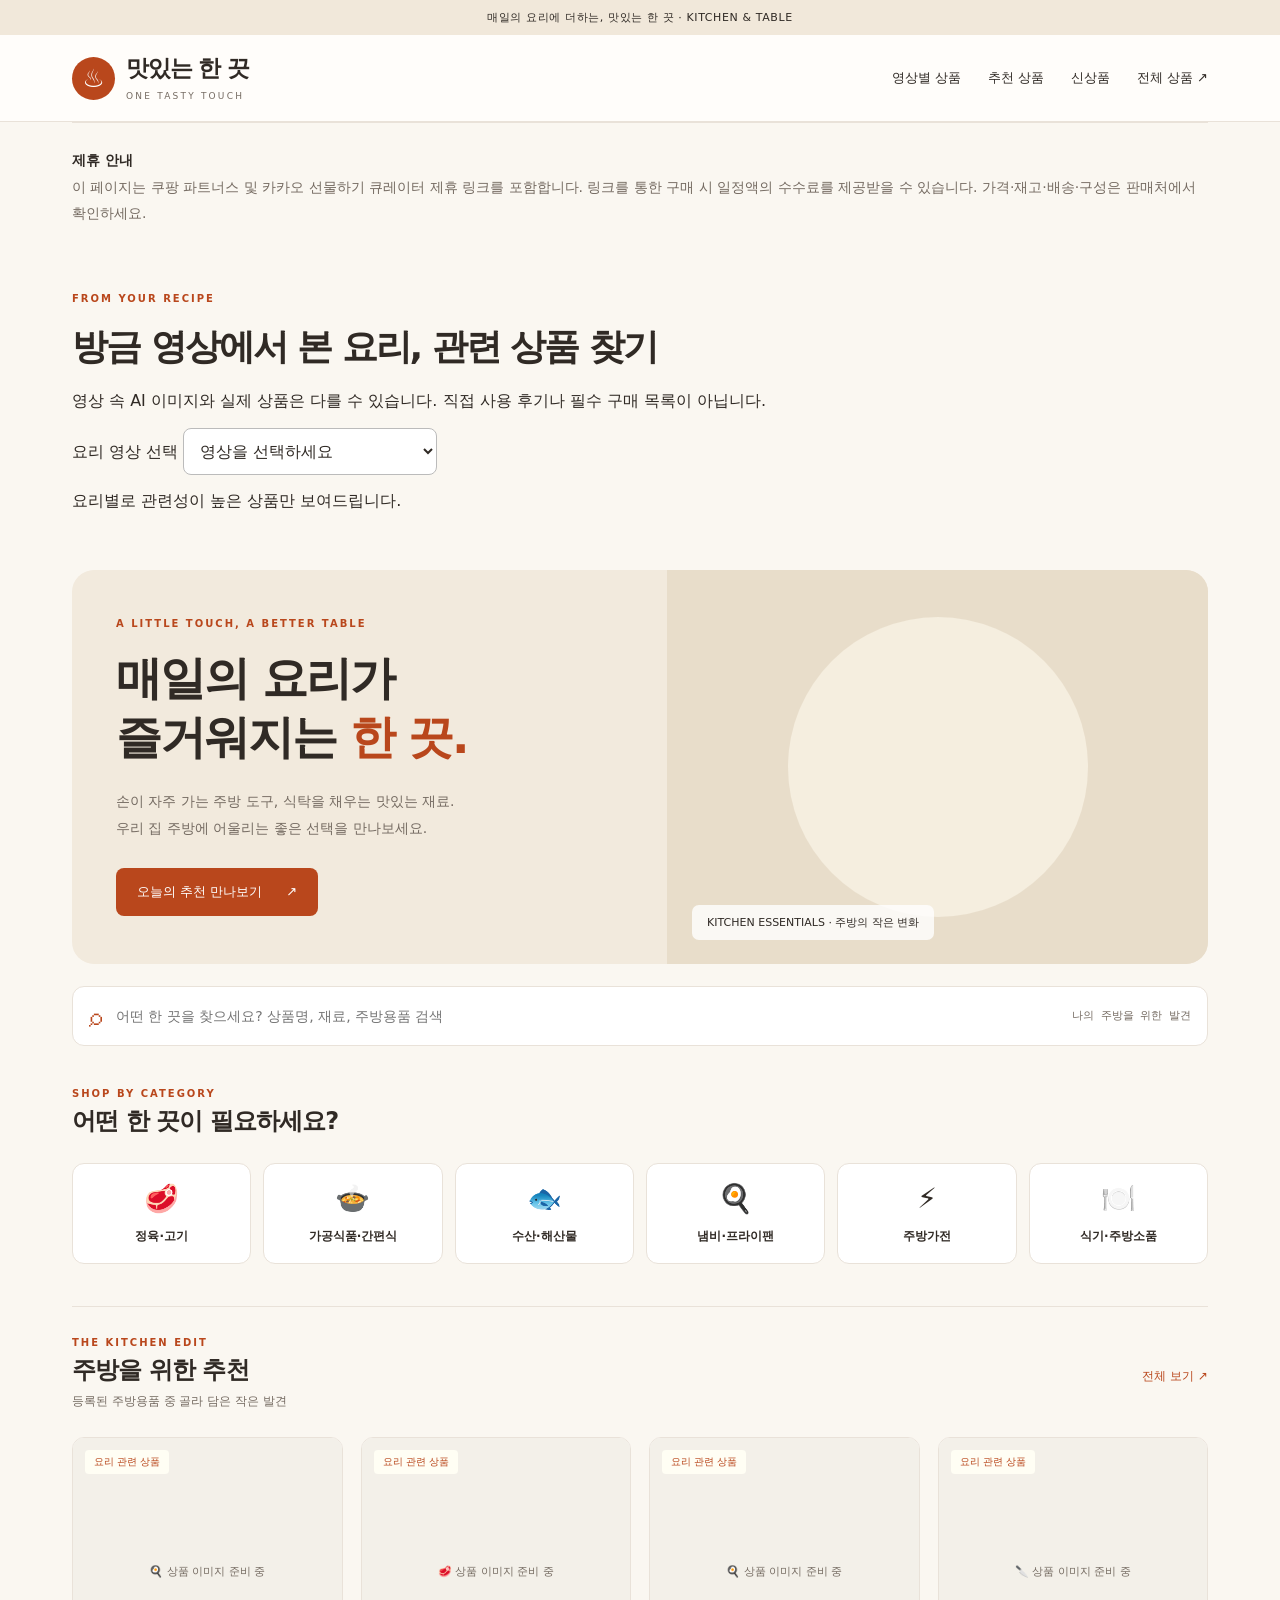
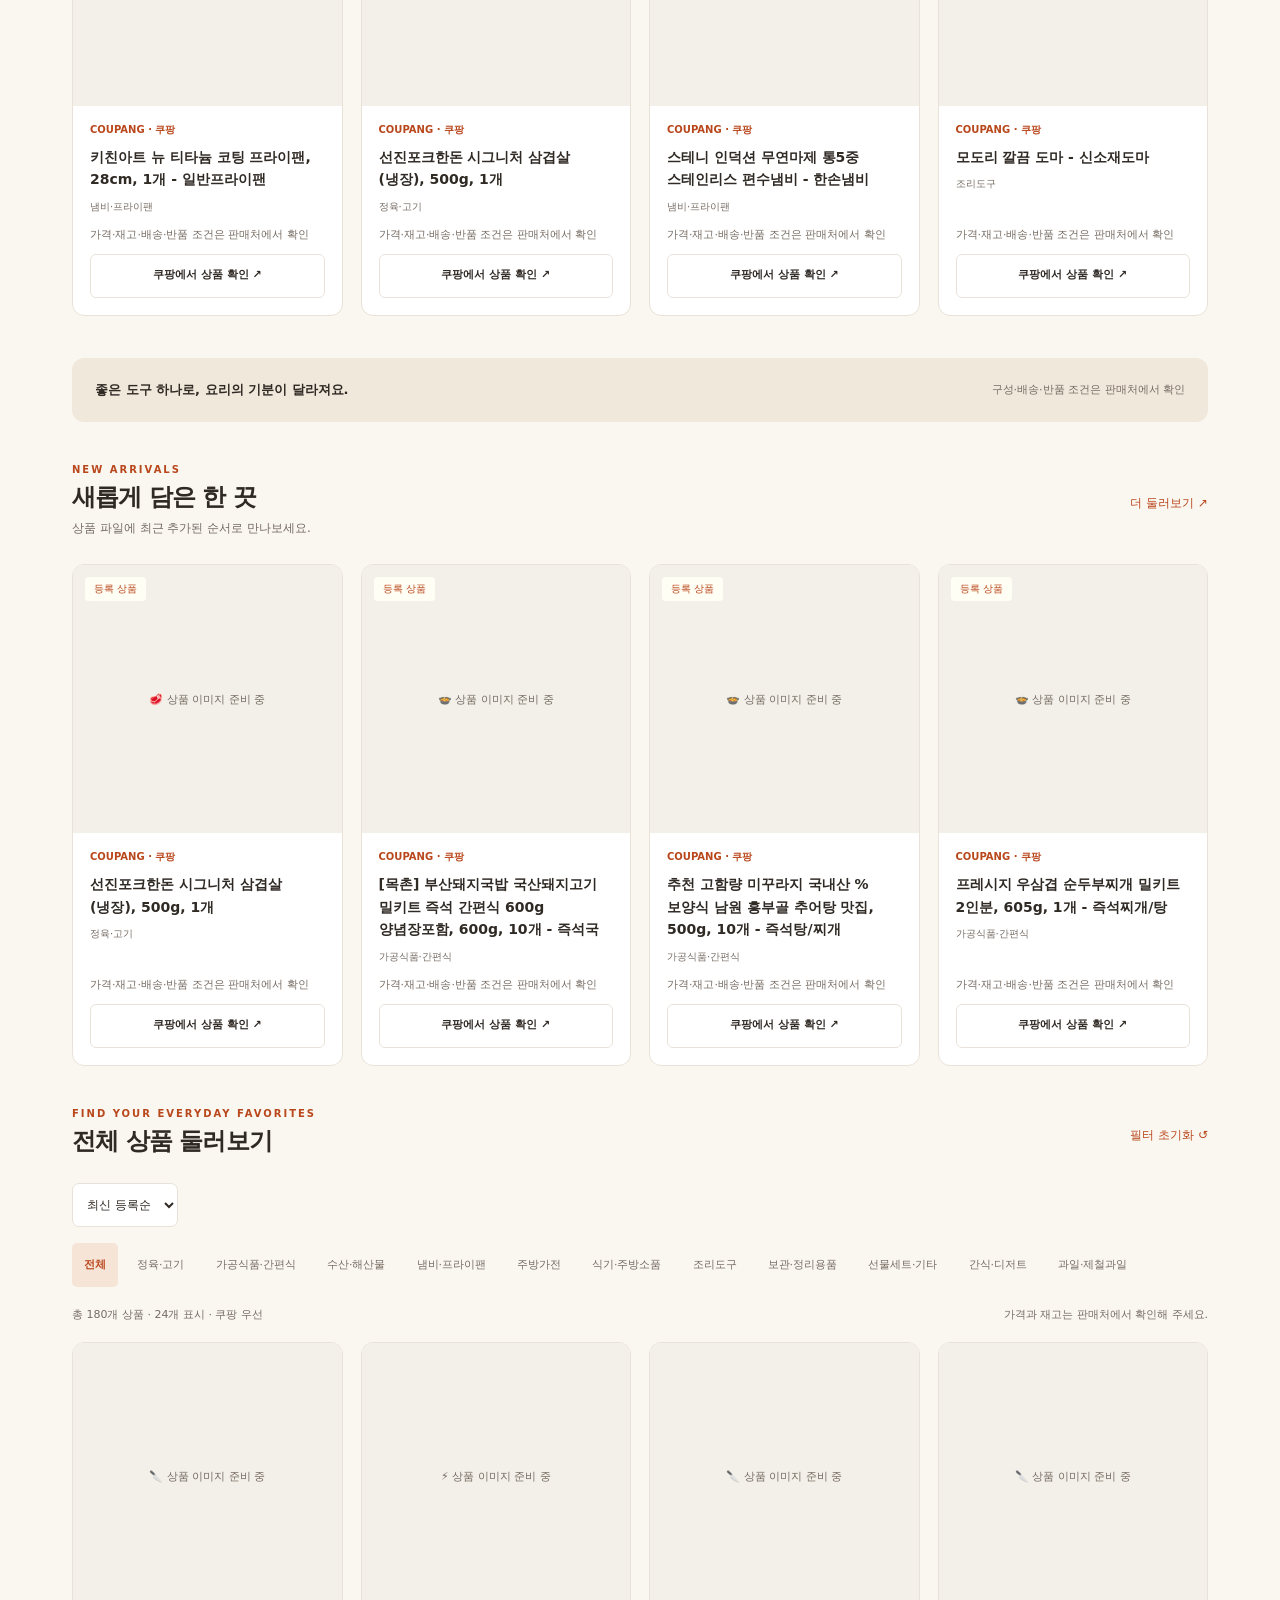
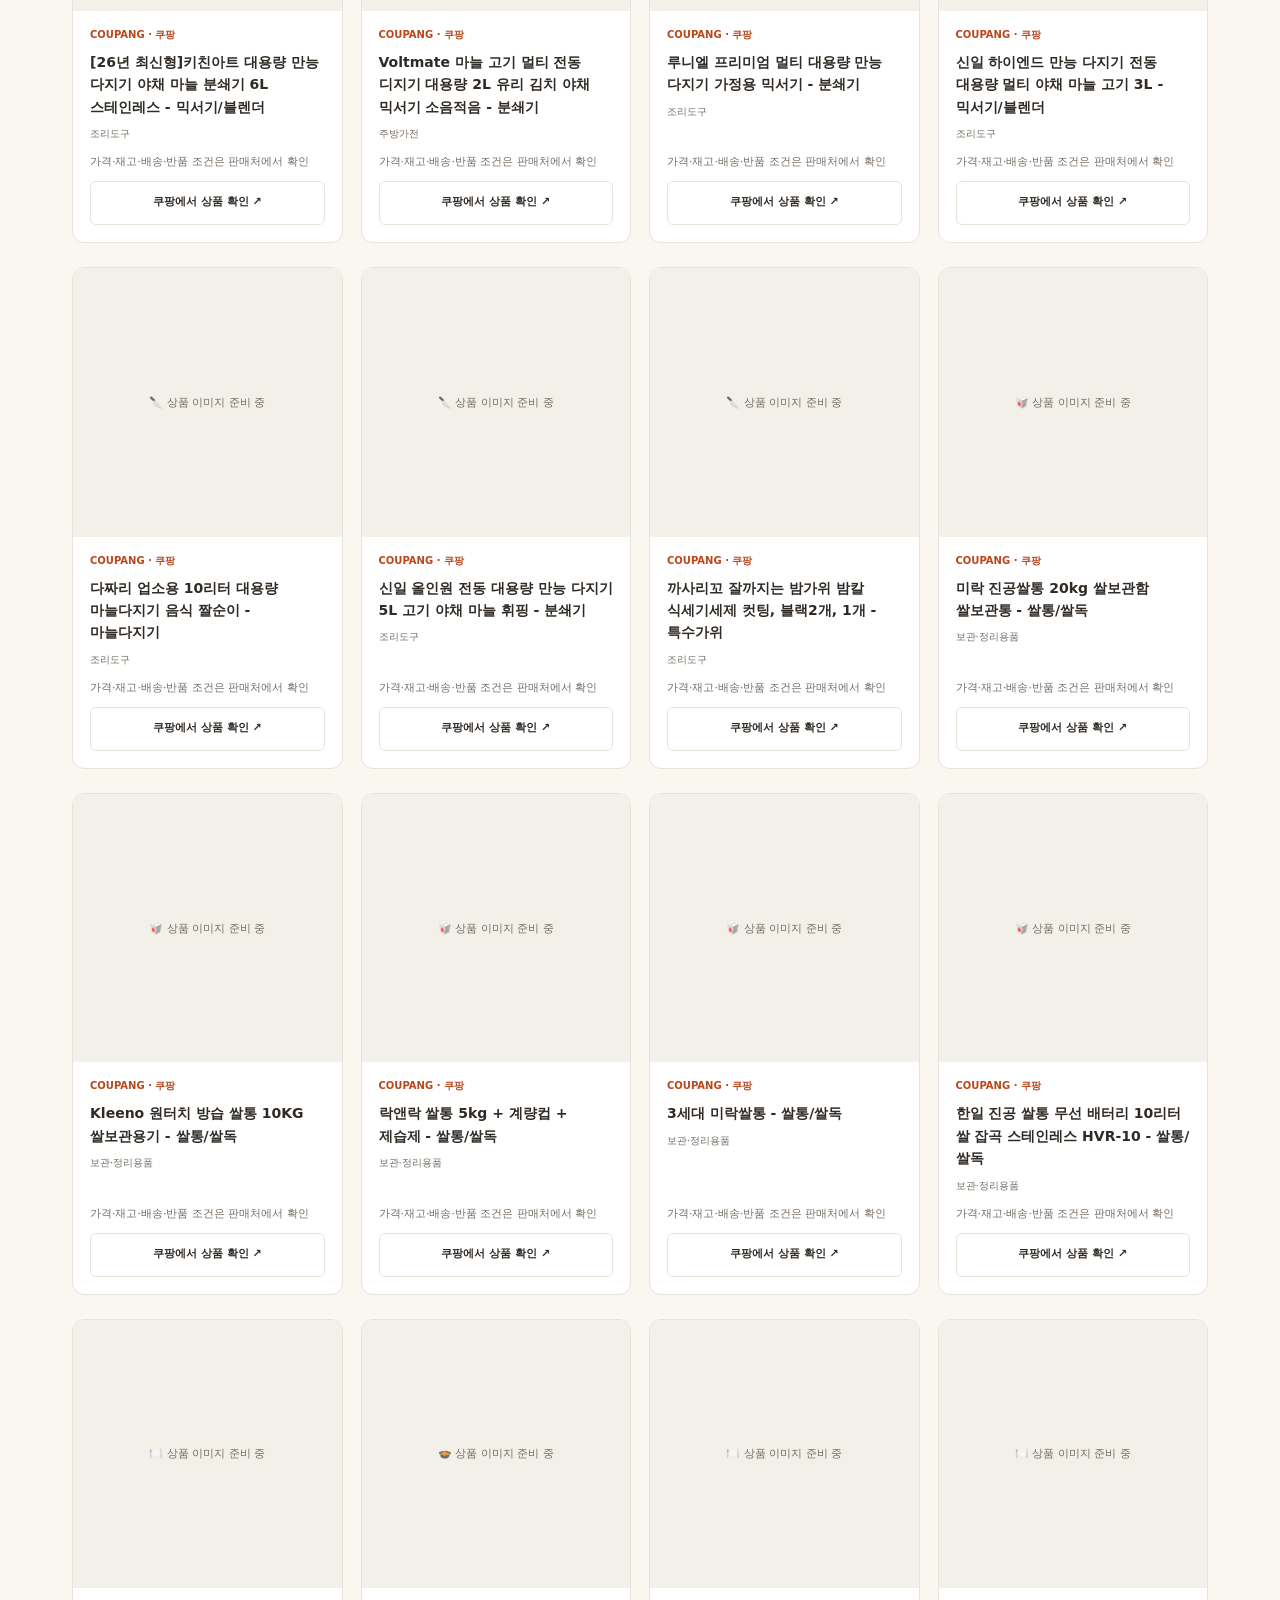
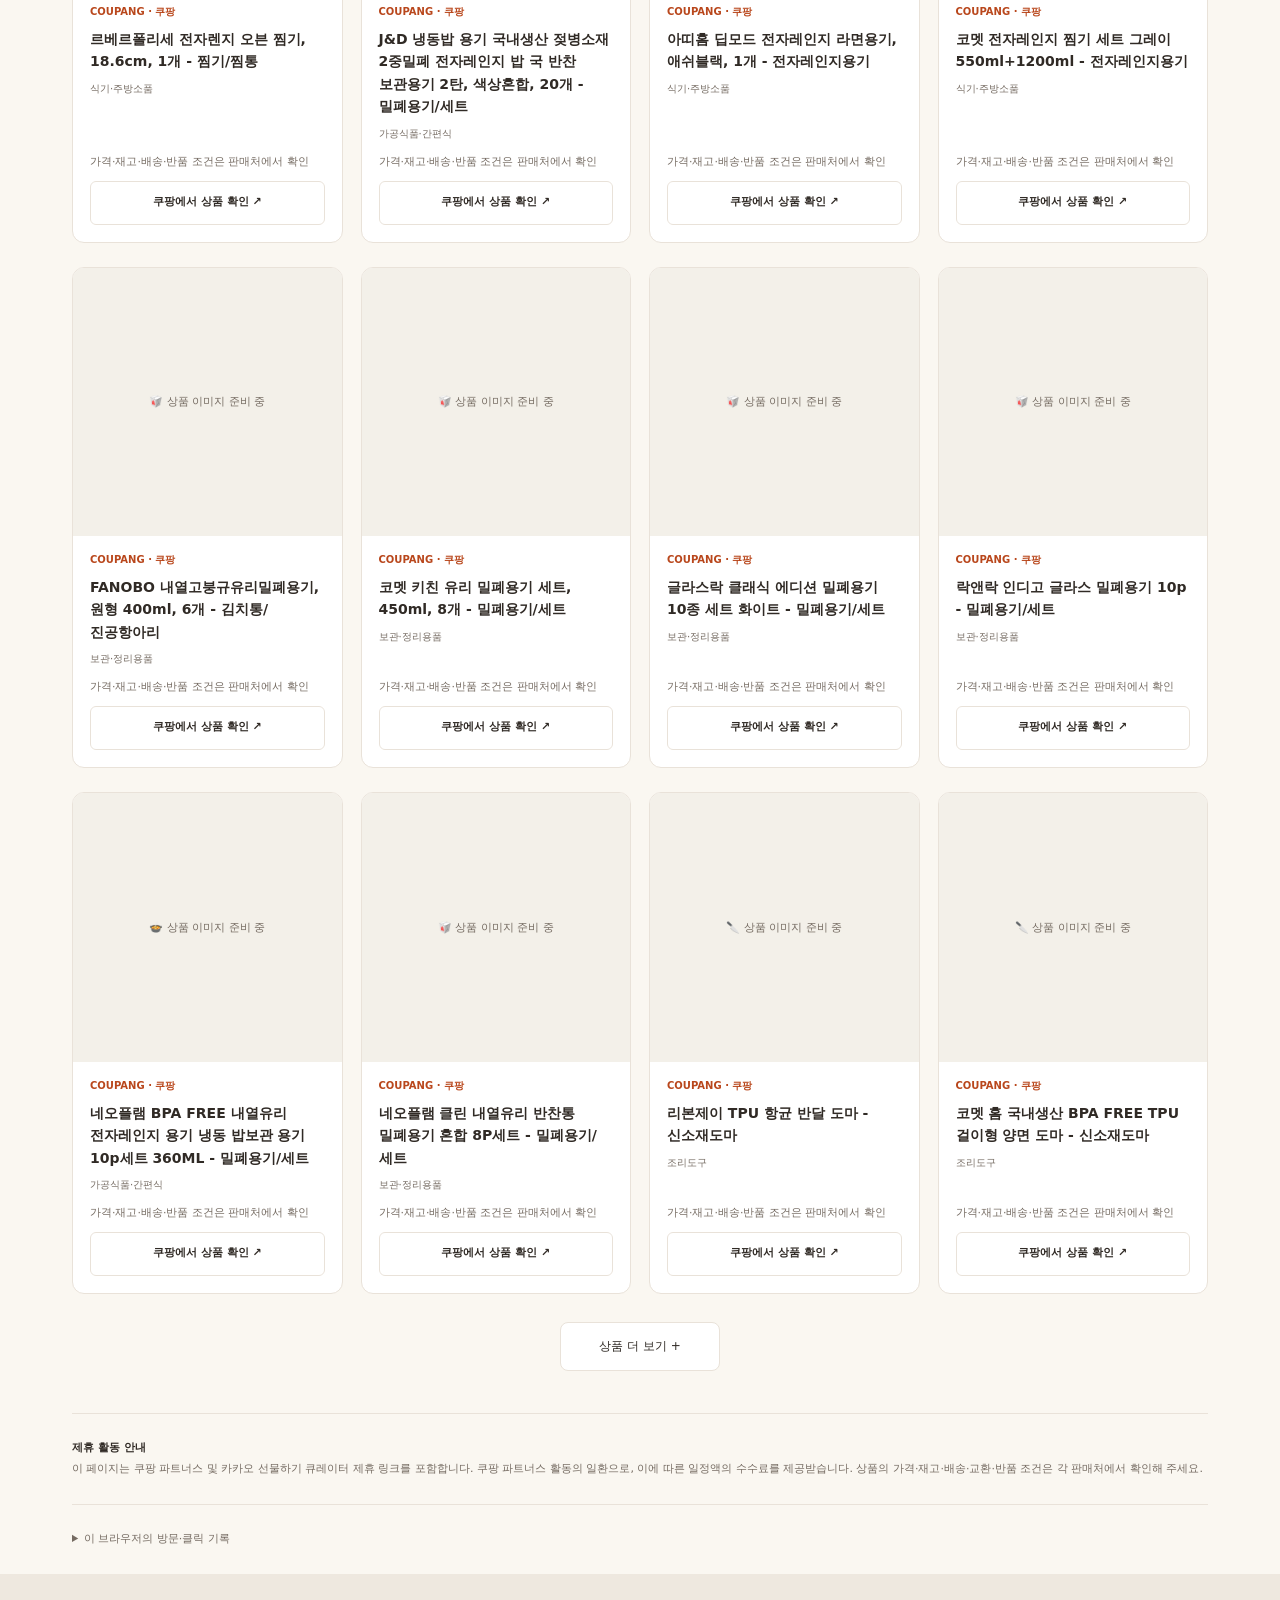
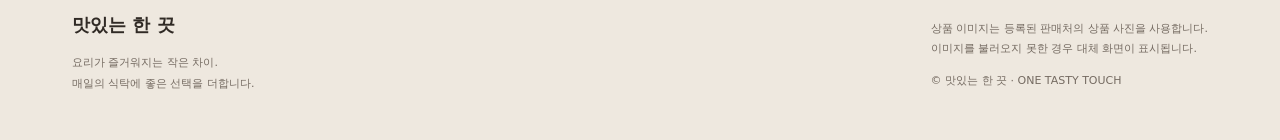
<file: index.html>
<!doctype html>
<html lang="ko"><head><meta charset="utf-8"><meta name="viewport" content="width=device-width, initial-scale=1"><meta name="theme-color" content="#faf7f1"><meta name="description" content="요리가 즐거워지는 주방용품부터 맛있는 식재료까지. 쿠팡 추천 상품."><title>맛있는 한 끗 | 요리가 즐거워지는 작은 차이</title><link rel="stylesheet" href="./site.css"><script src="./site.js" defer></script></head>
<body id="top"><a class="skip" href="#shop">상품 목록 바로가기</a><div class="announcement">매일의 요리에 더하는, 맛있는 한 끗 · KITCHEN & TABLE</div>
<header><div class="wrap top"><a class="brand" href="#top" aria-label="맛있는 한 끗 홈"><span class="brand-mark" aria-hidden="true">♨</span><span><strong>맛있는 한 끗</strong><small>ONE TASTY TOUCH</small></span></a><nav class="topnav" aria-label="주요 메뉴"><a href="#videos">영상별 상품</a><a href="#recommend">추천 상품</a><a href="#latest">신상품</a><a href="#shop">전체 상품 ↗</a></nav></div></header>
<main class="wrap"><aside class="disclosure"><strong>제휴 안내</strong><br>이 페이지는 쿠팡 파트너스 및 카카오 선물하기 큐레이터 제휴 링크를 포함합니다. 링크를 통한 구매 시 일정액의 수수료를 제공받을 수 있습니다. 가격·재고·배송·구성은 판매처에서 확인하세요.</aside>
<section class="section" id="videos" aria-labelledby="video-heading"><div class="eyebrow">FROM YOUR RECIPE</div><h1 id="video-heading">방금 영상에서 본 요리, 관련 상품 찾기</h1><p>영상 속 AI 이미지와 실제 상품은 다를 수 있습니다. 직접 사용 후기나 필수 구매 목록이 아닙니다.</p><label for="video-select">요리 영상 선택</label> <select id="video-select"><option value="">영상을 선택하세요</option></select><p id="video-status" role="status"></p><div class="grid" id="video-products"></div></section>
<section class="hero" aria-labelledby="hero-title"><div class="hero-copy"><div class="eyebrow">A LITTLE TOUCH, A BETTER TABLE</div><h1 id="hero-title">매일의 요리가<br>즐거워지는 <em>한 끗.</em></h1><p>손이 자주 가는 주방 도구, 식탁을 채우는 맛있는 재료.<br>우리 집 주방에 어울리는 좋은 선택을 만나보세요.</p><a class="primary" href="#recommend">오늘의 추천 만나보기 <span>↗</span></a></div><div class="hero-art" id="hero-art"><span class="hero-label">KITCHEN ESSENTIALS · 주방의 작은 변화</span></div></section>
<form class="searchbox" role="search" id="search-form"><span aria-hidden="true">⌕</span><input id="q" type="search" aria-label="상품 검색" placeholder="어떤 한 끗을 찾으세요? 상품명, 재료, 주방용품 검색" autocomplete="off"><kbd>나의 주방을 위한 발견</kbd></form>
<section class="section" aria-labelledby="category-title"><div class="section-head"><div><div class="eyebrow">SHOP BY CATEGORY</div><h2 id="category-title">어떤 한 끗이 필요하세요?</h2></div></div><div class="categories" id="featuredCats"></div></section>
<section class="section recommend" id="recommend" aria-labelledby="recommend-title"><div class="section-head"><div><div class="eyebrow">THE KITCHEN EDIT</div><h2 id="recommend-title">주방을 위한 추천</h2><p>등록된 주방용품 중 골라 담은 작은 발견</p></div><a class="text-link" href="#shop">전체 보기 ↗</a></div><div class="grid" id="recommended"></div></section>
<aside class="note-strip"><strong>좋은 도구 하나로, 요리의 기분이 달라져요.</strong><span>구성·배송·반품 조건은 판매처에서 확인</span></aside>
<section class="section" id="latest" aria-labelledby="latest-title"><div class="section-head"><div><div class="eyebrow">NEW ARRIVALS</div><h2 id="latest-title">새롭게 담은 한 끗</h2><p>상품 파일에 최근 추가된 순서로 만나보세요.</p></div><a class="text-link" href="#shop">더 둘러보기 ↗</a></div><div class="grid" id="new-products"></div></section>
<section class="section" id="shop" aria-labelledby="shop-title"><div class="section-head"><div><div class="eyebrow">FIND YOUR EVERYDAY FAVORITES</div><h2 id="shop-title">전체 상품 둘러보기</h2></div><button class="text-link" id="reset" type="button" style="border:0;background:transparent;min-height:44px">필터 초기화 ↺</button></div><div class="shop-tools"><select id="sort" aria-label="상품 정렬"><option value="recent">최신 등록순</option><option value="original">등록순</option><option value="name">상품명순</option></select></div><nav class="category-filter" id="filters" aria-label="상품 카테고리"></nav><div class="listmeta"><span id="count" role="status">상품을 불러오고 있어요.</span><span>가격과 재고는 판매처에서 확인해 주세요.</span></div><div class="grid" id="grid" aria-busy="true"></div><button class="loadmore" id="load-more" hidden>상품 더 보기 +</button></section>
<aside class="disclosure" id="disclosure"><strong>제휴 활동 안내</strong><br>이 페이지는 쿠팡 파트너스 및 카카오 선물하기 큐레이터 제휴 링크를 포함합니다. 쿠팡 파트너스 활동의 일환으로, 이에 따른 일정액의 수수료를 제공받습니다. 상품의 가격·재고·배송·교환·반품 조건은 각 판매처에서 확인해 주세요.</aside><details class="disclosure"><summary>이 브라우저의 방문·클릭 기록</summary><p>기록을 켠 이후 이 브라우저의 방문과 외부 이동 클릭만 저장합니다. 구매·전체 방문자 수가 아니며 다른 방문자의 기록은 수집하지 않습니다. 개인정보·전체 참조 URL은 저장하지 않습니다.</p><button id="metrics-toggle" type="button">로컬 기록 켜기</button> <button id="metrics-export" type="button">기록 JSON 내보내기</button> <button id="metrics-clear" type="button">기록 삭제</button><p id="metrics-status" role="status">로컬 기록 꺼짐</p></details></main>
<footer><div class="wrap footer-row"><div><strong>맛있는 한 끗</strong><p>요리가 즐거워지는 작은 차이.<br>매일의 식탁에 좋은 선택을 더합니다.</p></div><div><p>상품 이미지는 등록된 판매처의 상품 사진을 사용합니다.<br>이미지를 불러오지 못한 경우 대체 화면이 표시됩니다.</p><span>© 맛있는 한 끗 · ONE TASTY TOUCH</span></div></div></footer></body></html>
</file>
<file: site.css>
:root{--orange:#b9471c;--bright:#ee6c35;--ink:#302a25;--muted:#756b62;--line:#e9e2d9;--cream:#faf7f1}*{box-sizing:border-box}html{scroll-behavior:smooth;scroll-padding-top:90px}body{margin:0;background:var(--cream);color:var(--ink);font-family:system-ui,-apple-system,'Malgun Gothic',sans-serif;word-break:keep-all}a{color:inherit;text-decoration:none}button,input,select{font:inherit}button,a,input,select{-webkit-tap-highlight-color:transparent}button{cursor:pointer}button:focus-visible,a:focus-visible,input:focus-visible,select:focus-visible{outline:3px solid var(--bright);outline-offset:3px}.wrap{max-width:1200px;margin:auto;padding:0 32px}.skip{position:absolute;top:-80px;background:white;padding:16px;z-index:20}.skip:focus{top:0}.announcement{text-align:center;background:#f1e8da;font-size:11px;padding:10px;letter-spacing:.6px}header{background:#fffdfa;border-bottom:1px solid var(--line)}.top{min-height:86px;display:flex;align-items:center;justify-content:space-between;gap:20px}.brand{display:flex;align-items:center;gap:11px}.brand-mark{display:grid;place-items:center;width:43px;height:43px;background:var(--orange);color:white;border-radius:50%;font-size:25px}.brand strong{display:block;font-size:23px;letter-spacing:-1.2px}.brand small{font-size:9px;letter-spacing:2.2px;color:var(--muted)}.topnav{display:flex;gap:27px;font-size:13px}.topnav a{padding:14px 0}.hero{display:grid;grid-template-columns:1.1fr 1fr;min-height:390px;background:#f2eadd;border-radius:22px;overflow:hidden;margin:30px 0 22px}.hero-copy{padding:48px 44px}.eyebrow{font-size:10px;letter-spacing:2px;font-weight:700;color:var(--orange)}h1{font-size:clamp(31px,3.6vw,47px);line-height:1.3;letter-spacing:-2px;margin:20px 0}h1 em{color:var(--orange);font-style:normal}.hero p{color:var(--muted);font-size:14px;line-height:1.9}.primary{display:inline-flex;align-items:center;gap:24px;background:var(--orange);color:white;padding:15px 21px;border-radius:8px;font-size:13px;margin-top:12px}.hero-art{position:relative;display:grid;place-items:center;background:#e8ddca;overflow:hidden}.hero-art:before{content:'';position:absolute;width:300px;height:300px;border-radius:50%;background:#f5eedf}.hero-art img{position:relative;width:87%;height:315px;object-fit:contain;mix-blend-mode:multiply;transform:rotate(-9deg)}.hero-label{position:absolute;bottom:24px;left:25px;background:#fffc;padding:10px 15px;border-radius:7px;font-size:11px}.searchbox{display:flex;align-items:center;background:white;border:1px solid var(--line);border-radius:12px;padding:5px 16px;gap:12px}.searchbox span{color:var(--orange);font-size:26px}.searchbox input{border:0;background:transparent;min-width:0;width:100%;height:48px;outline-offset:0;font-size:14px}.searchbox kbd{font-size:11px;white-space:nowrap;color:var(--muted)}.section{margin:42px 0}.section-head{display:flex;align-items:center;justify-content:space-between;gap:14px;margin-bottom:20px}.section-head h2{font-size:24px;letter-spacing:-.9px;margin:6px 0}.section-head p{color:var(--muted);font-size:12px;margin:7px 0}.text-link{color:var(--orange);font-size:12px;white-space:nowrap;padding:12px 0}.categories{display:grid;grid-template-columns:repeat(6,minmax(0,1fr));gap:12px}.category{background:white;border:1px solid var(--line);border-radius:12px;padding:18px 5px;color:var(--ink)}.category span{display:block;font-size:28px;margin-bottom:10px}.category strong{font-size:12px}.category small{display:block;font-size:10px;color:var(--muted);margin-top:6px}.category:hover,.category[aria-pressed=true]{border-color:var(--orange);background:#fff3e9}.grid{display:grid;grid-template-columns:repeat(4,minmax(0,1fr));gap:24px 18px}.card{min-width:0;background:white;border:1px solid var(--line);border-radius:12px;overflow:hidden;display:flex;flex-direction:column}.art{aspect-ratio:1/1;background:#f3f0e9;display:grid;place-items:center;position:relative;overflow:hidden}.art img{width:100%;height:100%;object-fit:contain;padding:14px;transition:transform .25s}.card:hover .art img{transform:scale(1.04)}.badge{position:absolute;top:12px;left:12px;background:#fffef4;padding:5px 9px;border-radius:4px;font-size:10px;color:var(--orange);z-index:1}.body{padding:17px;display:flex;flex-direction:column;flex:1}.provider{font-size:10px;color:var(--orange);font-weight:700}.provider.kakao{color:#65520a}.name{font-size:14px;line-height:1.6;font-weight:650;margin:9px 0;overflow-wrap:anywhere}.card-category{font-size:10px;color:var(--muted);margin-bottom:13px}.price-note{font-size:11px;color:var(--muted);margin-top:auto;margin-bottom:12px}.buy{display:block;border:1px solid var(--line);border-radius:6px;padding:12px 4px;text-align:center;font-size:11px;font-weight:650;min-height:44px}.buy:hover{background:var(--orange);color:white;border-color:var(--orange)}.fallback{text-align:center;color:var(--muted);font-size:11px;padding:20px}.fallback span{display:block;font-size:38px;margin-bottom:12px}.recommend{padding-top:30px;border-top:1px solid var(--line)}.note-strip{background:#f1e8dc;border-radius:12px;padding:23px;display:flex;justify-content:space-between;align-items:center;gap:15px;font-size:13px}.note-strip span{font-size:11px;color:var(--muted)}.shop-tools{display:flex;align-items:center;justify-content:space-between;gap:10px;margin-bottom:16px}.providers{display:flex;gap:7px;flex-wrap:wrap}.pill{border:1px solid var(--line);background:white;border-radius:25px;min-height:44px;padding:10px 18px;font-size:12px;color:var(--muted)}.pill[aria-pressed=true]{background:var(--ink);color:white;border-color:var(--ink)}select{max-width:100%;min-height:44px;border:1px solid var(--line);background:white;border-radius:7px;padding:10px;font-size:12px;color:var(--ink)}.category-filter{display:flex;flex-wrap:wrap;gap:7px;margin-bottom:18px}.category-filter button{border:0;background:transparent;font-size:11px;padding:10px 12px;min-height:44px;border-radius:5px;color:var(--muted)}.category-filter button[aria-pressed=true]{background:#f6e4d7;color:var(--orange);font-weight:700}.listmeta{display:flex;justify-content:space-between;gap:10px;font-size:11px;color:var(--muted);margin:20px 0}.listmeta strong{color:var(--orange)}.loadmore{display:block;margin:28px auto;background:white;border:1px solid var(--line);padding:15px 38px;border-radius:8px;color:var(--ink);font-size:12px;min-height:48px}.empty{grid-column:1/-1;text-align:center;padding:40px 18px;background:white;border:1px dashed var(--line);border-radius:12px;line-height:1.8}.empty button{display:block;margin:15px auto;padding:12px 25px}.disclosure{border-top:1px solid var(--line);font-size:11px;color:var(--muted);line-height:1.9;padding:24px 0}.disclosure strong{color:var(--ink)}footer{background:#eee8df;padding:34px 0;font-size:11px;color:var(--muted);line-height:1.9}footer strong{font-size:18px;color:var(--ink)}.footer-row{display:flex;justify-content:space-between;gap:20px}.hidden,[hidden]{display:none!important}@media(prefers-reduced-motion:reduce){html{scroll-behavior:auto}*{transition:none!important;transform:none!important}}@media(max-width:800px){.wrap{padding:0 20px}.hero-copy{padding:32px 25px}.hero-art img{height:265px}.hero{min-height:330px}.grid{gap:15px}.topnav{gap:16px}}@media(max-width:600px){.wrap{padding:0 16px}.announcement{font-size:9px}.top{min-height:73px;gap:8px}.brand strong{font-size:20px}.brand-mark{width:36px;height:36px;font-size:22px}.brand small{font-size:8px;letter-spacing:1.5px}.topnav{font-size:11px;gap:12px}.topnav a:first-child{display:none}.hero{margin-top:18px;grid-template-columns:1fr;position:relative;min-height:0;border-radius:15px}.hero-copy{padding:28px 25px;z-index:1}h1{font-size:33px;margin:15px 0;letter-spacing:-1.5px}.hero p{font-size:12px}.hero-art{height:180px}.hero-art img{height:190px;width:80%}.hero-art:before{width:180px;height:180px}.hero-label{bottom:12px;left:16px;font-size:9px}.primary{padding:13px 17px;margin-top:6px;font-size:12px}.searchbox{padding:3px 12px}.searchbox input{font-size:12px}.searchbox kbd{display:none}.section{margin:30px 0}.section-head{margin-bottom:15px}.section-head h2{font-size:21px}.section-head p{font-size:11px}.eyebrow{font-size:9px}.categories{grid-template-columns:repeat(3,minmax(0,1fr));gap:8px}.category{padding:13px 4px}.category span{font-size:25px;margin-bottom:7px}.category strong{font-size:11px}.grid{grid-template-columns:repeat(2,minmax(0,1fr));gap:14px 10px}.body{padding:12px}.name{font-size:12px;line-height:1.55}.art img{padding:9px}.badge{top:8px;left:8px;font-size:9px;padding:4px 6px}.buy{font-size:10px;padding:12px 2px}.price-note{font-size:10px}.note-strip{padding:18px;font-size:12px;display:block;line-height:1.8}.note-strip span{display:block;font-size:10px}.pill{padding:10px 13px;font-size:11px}.shop-tools{align-items:flex-start}.shop-tools select{font-size:11px;width:96px;padding:9px 5px}.listmeta{font-size:10px}.footer-row{display:block}.category-filter{gap:3px}.category-filter button{padding:8px;font-size:10px}.text-link{font-size:11px}.card-category{font-size:9px}.disclosure{font-size:10px}}

#videos{scroll-margin-top:90px}#video-select{max-width:100%;padding:12px;border:1px solid #bbb;border-radius:8px}#video-products{grid-template-columns:repeat(auto-fit,minmax(min(100%,260px),380px))}#video-products .selection-note{font-size:14px;line-height:1.7;color:#33423a}#video-products .selection-note strong{display:block;margin-top:8px}#videos h1{font-size:clamp(24px,4vw,36px)}details button{min-height:44px;margin:4px;padding:8px}a:focus-visible,button:focus-visible,select:focus-visible{outline:3px solid #a65b18;outline-offset:3px}.provider.kakao{color:#514100;background:#fff3b2}@media(max-width:600px){.topnav a:first-child{display:inline}.topnav a:nth-child(2),.topnav a:nth-child(3){display:none}}

/* Mobile review: readable decision copy and controls, with narrow-header wrapping. */
#video-select{font-size:16px;min-height:44px}
#video-products .name{font-size:16px}
#video-products .buy{font-size:14px;min-height:44px}
#video-products .price-note,#video-products .provider{font-size:12px}
main>.disclosure:first-child{font-size:14px}
@media(max-width:360px){.top{flex-wrap:wrap;padding-top:12px;padding-bottom:12px}.topnav{flex-wrap:wrap;gap:16px}.brand{flex-shrink:0}}
</file>
